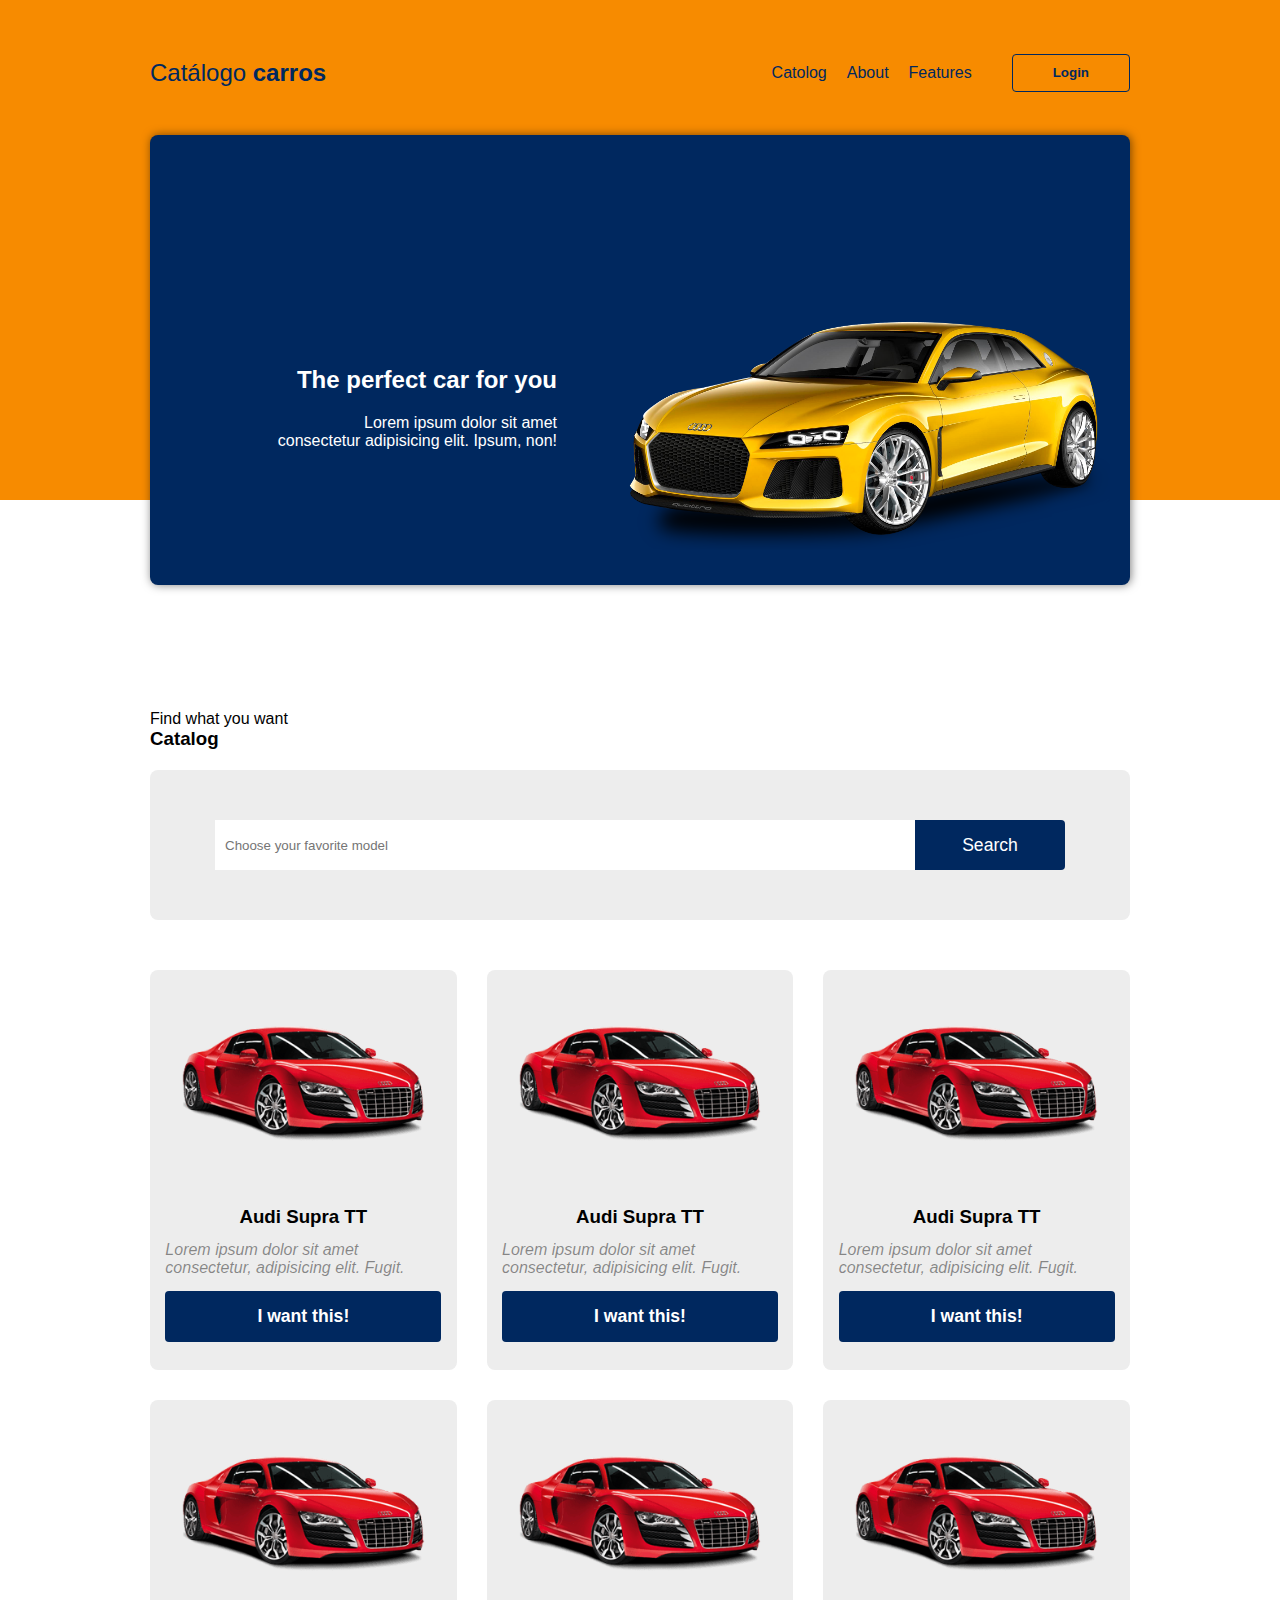
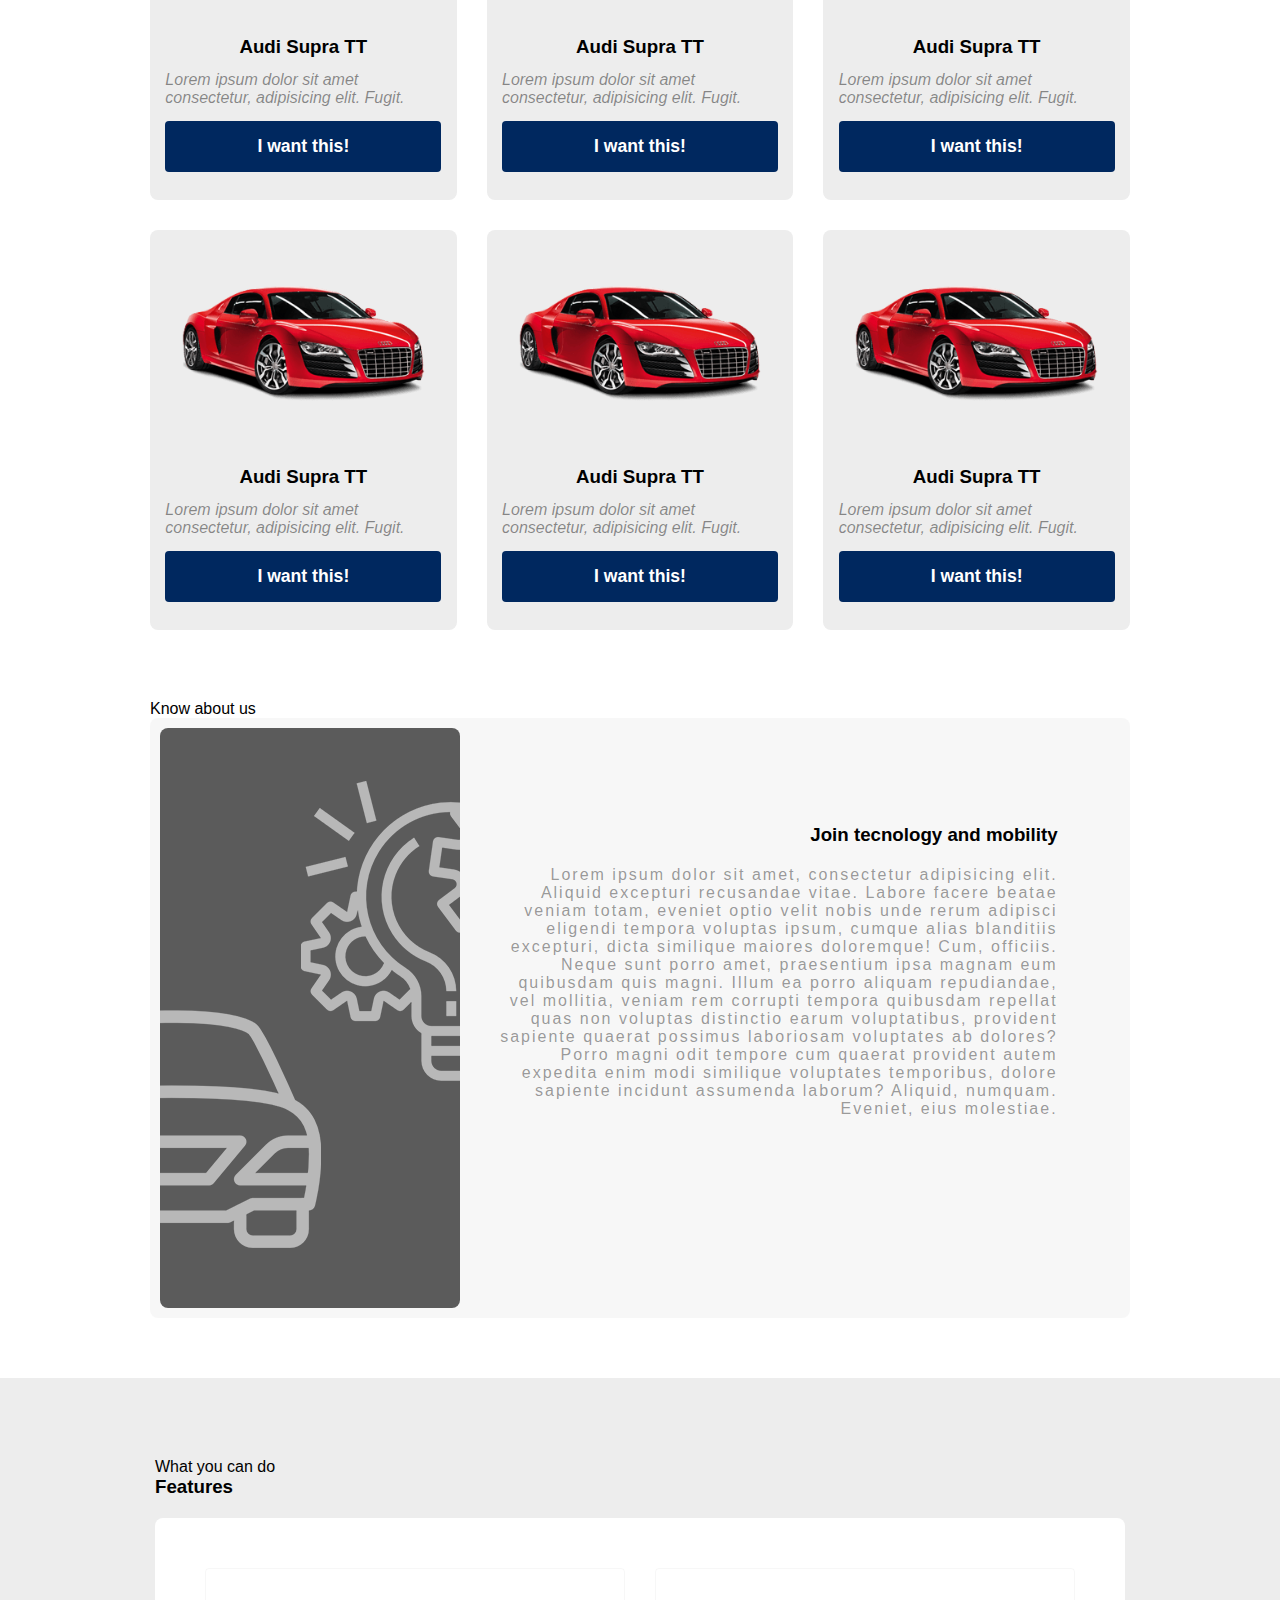
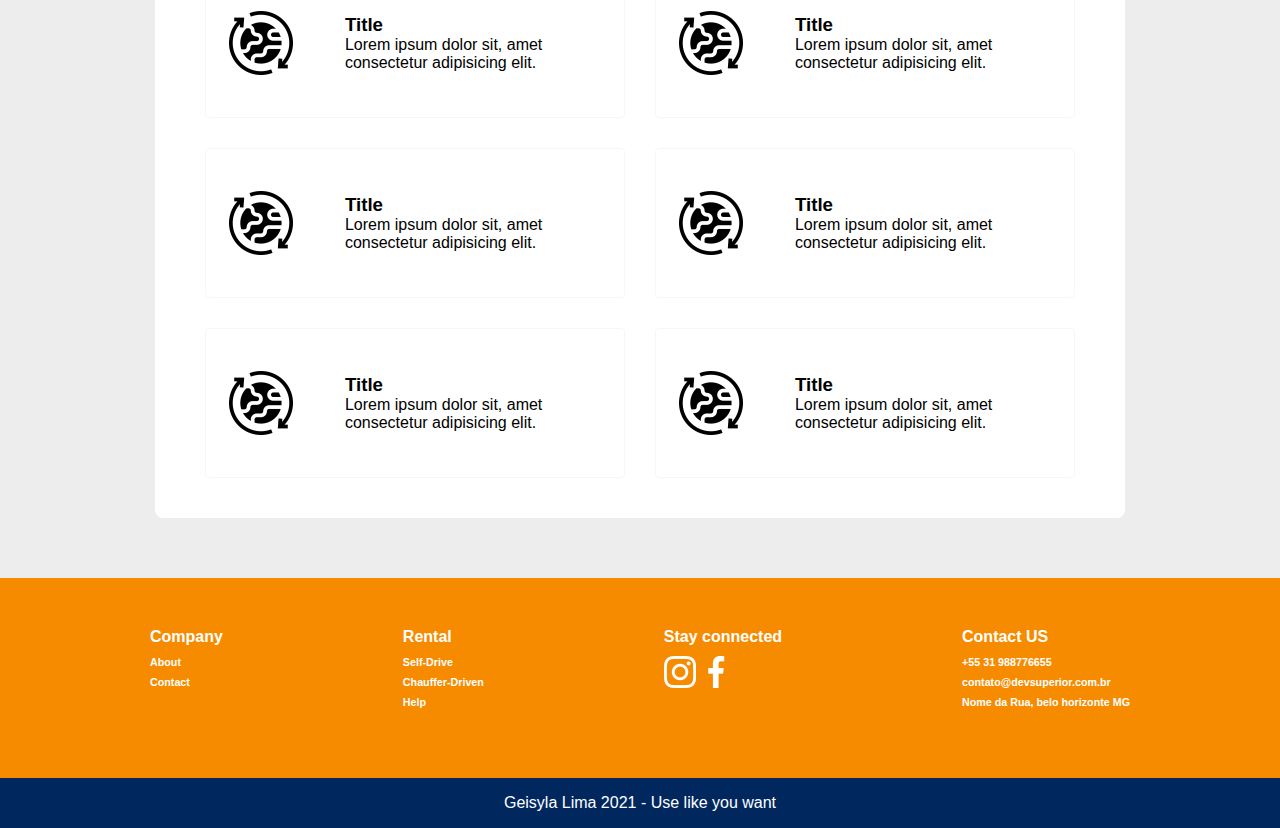
<file: CatalogoDeCarro/index.html>
<!DOCTYPE html>
<html lang="pt-br">
<head>
    <meta charset="UTF-8">
    <meta http-equiv="X-UA-Compatible" content="IE=edge">
    <meta name="viewport" content="width=device-width, initial-scale=1.0">
    <link rel="stylesheet" href="css/style.css">
    <title>Catálogo de Carros</title>
</head>
<body>
    <header>
        <div class="content">
            <nav>
                <p class="brand">Catálogo <strong>carros</strong></p>
                <ul>
                    <li><a href="#catalog">Catolog</a></li>
                    <li><a href="#about">About</a></li>
                    <li><a href="#feature">Features</a></li>
                    <button>Login</button>
                </ul>
            </nav>

            <div class="header-block">
                <div class="text">
                    <h2>The perfect car for you</h2>
                    <p>Lorem ipsum dolor sit amet consectetur adipisicing elit. Ipsum, non!</p>
                </div>

                <img src="imagens/car-header.png" alt="car">
            </div>
        </div>
    </header>

    <main>
        <section class="Catolog" id="catalog">
            <div class="content">
                <div class="title-wrapper-catolog">
                    <p>Find what you want</p>
                    <h3>Catalog</h3>
                </div>
                <div class="filter-card">
                    <input 
                        type="text" 
                        class="search-input" 
                        placeholder="Choose your favorite model"
                    />
                    <button class="search-button">Search</button>
                </div>
                <div class="card-wrapper">
                    <div class="card-item">
                        <img src="imagens/car-card.png" alt="car">
                        <div class="card-content">
                            <h3>Audi Supra TT</h3>
                            <p>Lorem ipsum dolor sit amet consectetur, adipisicing elit. Fugit.</p>
                            <button type="button">I want this! </button>
                        </div>
                    </div>

                    <div class="card-item">
                        <img src="imagens/car-card.png" alt="car">
                        <div class="card-content">
                            <h3>Audi Supra TT</h3>
                            <p>Lorem ipsum dolor sit amet consectetur, adipisicing elit. Fugit.</p>
                            <button type="button">I want this! </button>
                        </div>

                    </div>
                    <div class="card-item">
                        <img src="imagens/car-card.png" alt="car">
                        <div class="card-content">
                            <h3>Audi Supra TT</h3>
                            <p>Lorem ipsum dolor sit amet consectetur, adipisicing elit. Fugit.</p>
                            <button type="button">I want this! </button>
                        </div>

                    </div>
                    <div class="card-item">
                        <img src="imagens/car-card.png" alt="car">
                        <div class="card-content">
                            <h3>Audi Supra TT</h3>
                            <p>Lorem ipsum dolor sit amet consectetur, adipisicing elit. Fugit.</p>
                            <button type="button">I want this! </button>
                        </div>

                    </div>
                    <div class="card-item">
                        <img src="imagens/car-card.png" alt="car">
                        <div class="card-content">
                            <h3>Audi Supra TT</h3>
                            <p>Lorem ipsum dolor sit amet consectetur, adipisicing elit. Fugit.</p>
                            <button type="button">I want this! </button>
                        </div>

                    </div>
                    <div class="card-item">
                        <img src="imagens/car-card.png" alt="car">
                        <div class="card-content">
                            <h3>Audi Supra TT</h3>
                            <p>Lorem ipsum dolor sit amet consectetur, adipisicing elit. Fugit.</p>
                            <button type="button">I want this! </button>
                        </div>

                    </div>
                    <div class="card-item">
                        <img src="imagens/car-card.png" alt="car">
                        <div class="card-content">
                            <h3>Audi Supra TT</h3>
                            <p>Lorem ipsum dolor sit amet consectetur, adipisicing elit. Fugit.</p>
                            <button type="button">I want this! </button>
                        </div>

                    </div>
                    <div class="card-item">
                        <img src="imagens/car-card.png" alt="car">
                        <div class="card-content">
                            <h3>Audi Supra TT</h3>
                            <p>Lorem ipsum dolor sit amet consectetur, adipisicing elit. Fugit.</p>
                            <button type="button">I want this! </button>
                        </div>

                    </div>
                    <div class="card-item">
                        <img src="imagens/car-card.png" alt="car">
                        <div class="card-content">
                            <h3>Audi Supra TT</h3>
                            <p>Lorem ipsum dolor sit amet consectetur, adipisicing elit. Fugit.</p>
                            <button type="button">I want this! </button>
                        </div>

                    </div>
                </div>
            </div>
        </section>
        <section class="about" id="about">
            <div class="content">
                <div class="title-wrapper-about">
                    <p>Know about us</p>
                    <h3></h3>
                </div>
                <div class="about-content">
                    <div class="left">
                        <img src="imagens/sobre.png" alt="sobre">
                    </div>
                    <div class="right">
                        <h3>Join tecnology and mobility</h3>
                        <p>
                            Lorem ipsum dolor sit amet, consectetur adipisicing elit. Aliquid excepturi recusandae vitae. Labore facere beatae veniam totam, eveniet optio velit nobis unde rerum adipisci eligendi tempora voluptas ipsum, cumque alias blanditiis excepturi, dicta similique maiores doloremque! Cum, officiis. Neque sunt porro amet, praesentium ipsa magnam eum quibusdam quis magni. Illum ea porro aliquam repudiandae, vel mollitia, veniam rem corrupti tempora quibusdam repellat quas non voluptas distinctio earum voluptatibus, provident sapiente quaerat possimus laboriosam voluptates ab dolores? Porro magni odit tempore cum quaerat provident autem expedita enim modi similique voluptates temporibus, dolore sapiente incidunt assumenda laborum? Aliquid, numquam. Eveniet, eius molestiae.
                        </p>
                    </div>
                </div>
            </div>
        </section>                
        <section class="features" id="features">
            <div class="content">
              <div class="title-wrapper-features">
                <p>What you can do</p>
                <h3>Features</h3>
              </div>
              <div class="feature-card-block">
                <div class="feature-card-item">
                  <img src="imagens/feature-planet.png" alt="Feature" />
                  <div class="feature-text-content">
                    <h3>Title</h3>
                    <p>Lorem ipsum dolor sit, amet consectetur adipisicing elit.</p>
                  </div>
                </div>
                <div class="feature-card-item">
                  <img src="imagens/feature-planet.png" alt="Feature" />
                  <div class="feature-text-content">
                    <h3>Title</h3>
                    <p>Lorem ipsum dolor sit, amet consectetur adipisicing elit.</p>
                  </div>
                </div>
                <div class="feature-card-item">
                  <img src="imagens/feature-planet.png" alt="Feature" />
                  <div class="feature-text-content">
                    <h3>Title</h3>
                    <p>Lorem ipsum dolor sit, amet consectetur adipisicing elit.</p>
                  </div>
                </div>
                <div class="feature-card-item">
                  <img src="imagens/feature-planet.png" alt="Feature" />
                  <div class="feature-text-content">
                    <h3>Title</h3>
                    <p>Lorem ipsum dolor sit, amet consectetur adipisicing elit.</p>
                  </div>
                </div>
                <div class="feature-card-item">
                  <img src="imagens/feature-planet.png" alt="Feature" />
                  <div class="feature-text-content">
                    <h3>Title</h3>
                    <p>Lorem ipsum dolor sit, amet consectetur adipisicing elit.</p>
                  </div>
                </div>
                <div class="feature-card-item">
                  <img src="imagens/feature-planet.png" alt="Feature" />
                  <div class="feature-text-content">
                    <h3>Title</h3>
                    <p>Lorem ipsum dolor sit, amet consectetur adipisicing elit.</p>
                  </div>
                </div>
              </div>
            </div>
        </section>
    </main>
    <footer>
        <div class="main">
            <div class="content footer-links">
              <div class="footer-company">
                <h4>Company</h4>
                <h6>About</h6>
                <h6>Contact</h6>
              </div>
              <div class="footer-rental">
                <h4>Rental</h4>
                <h6>Self-Drive</h6>
                <h6>Chauffer-Driven</h6>
                <h6>Help</h6>
              </div>
              <div class="footer-social">
                <h4>Stay connected</h4>
                <div class="social-icons">
                  <img src="imagens/instagram.png" alt="Instagram" />
                  <img src="imagens/facebook.png" alt="Facebook" />
                </div>
              </div>
              <div class="footer-contact">
                <h4>Contact US</h4>
                <h6>+55 31 988776655</h6>
                <h6>contato@devsuperior.com.br</h6>
                <h6>Nome da Rua, belo horizonte MG</h6>
              </div>
            </div>
          </div>
          <div class="last">Geisyla Lima 2021 - Use like you want</div>
    </footer>
</body>
</html>
</file>
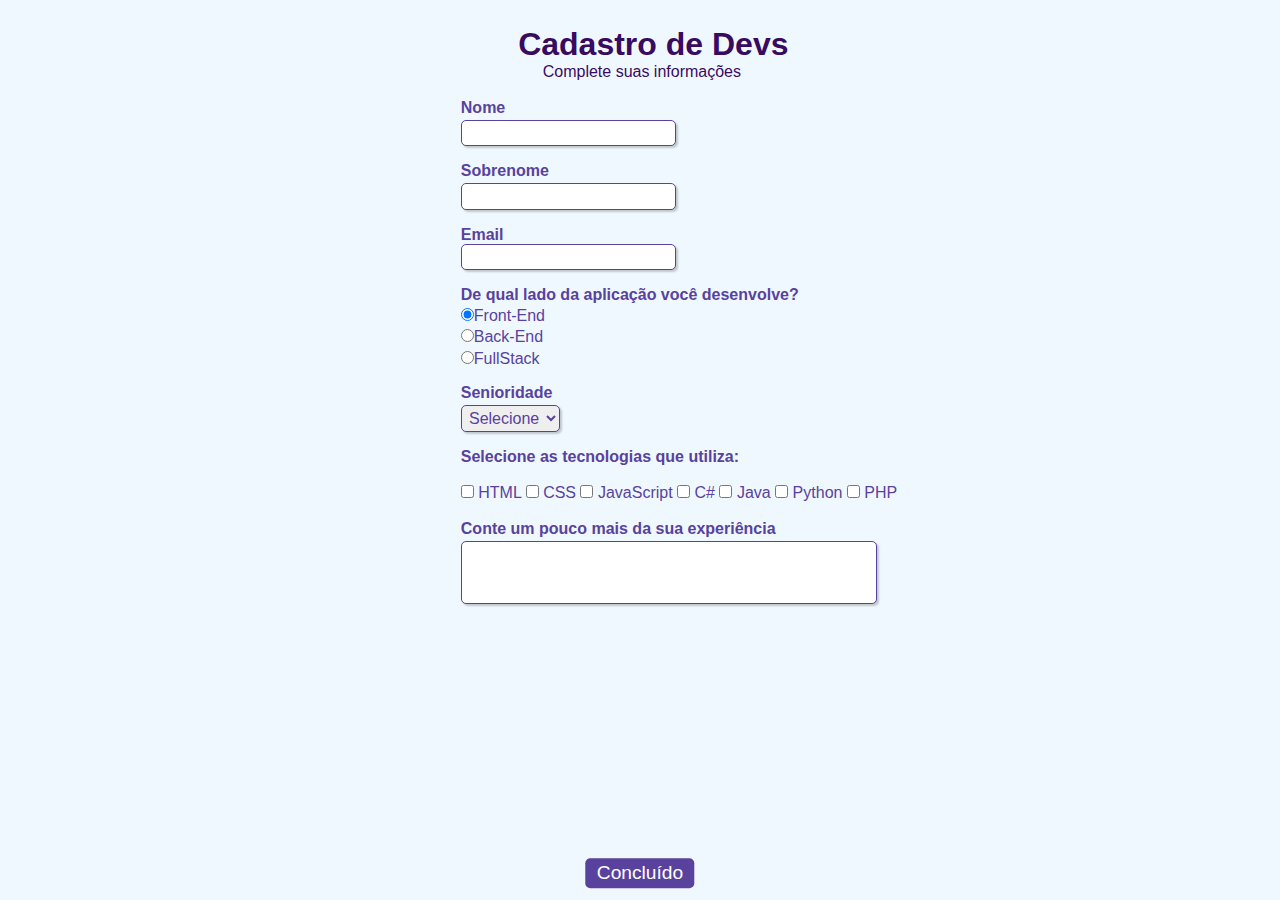
<file: formulário/index.html>
<!DOCTYPE html5>
<html lang="pt-br">
<head>
    <meta charset="UTF-8">
    <meta http-equiv="X-UA-Compatible" content="IE=edge">
    <meta name="viewport" content="width=device-width, initial-scale=1.0">
    <title>Cadastro</title>
    <link rel="stylesheet" href="style.css">
</head>
<body>
    <header>
        <div>
            <h1 id="titulo">Cadastro de Devs</h1>
            <p id="subtitulo">Complete suas informações</p>
            <br>
        </div>
    </header>
    <main>
        <form action="">
            <fieldset class="grupo">
                <div class="campo">
                    <label for="nome" class="teste1"> <strong>Nome</strong></label>
                    <input type="text" class="teste1" id="nome" name="nome" required>
                </div>

                <div class="campo">
                    <label for="Sobrenome"> <strong>Sobrenome</strong></label>
                    <input type="text" id="Sobrenome" name="Sobrenome"  required>
                </div>
            </fieldset>

            <div class="campo">
                <label for="email"> <strong>Email</strong><input type="email" name="email" id="email" required></label>
            </div>

            <div class="campo">
                <label><strong>De qual lado da aplicação você desenvolve?</strong></label>
                <label for="devweb">
                    <input type="radio" name="devweb" value="devweb" checked>Front-End
                </label>

                <label for="#">
                    <input type="radio" name="devweb" value="backend">Back-End
                </label>

                <label for="#">
                    <input type="radio" name="devweb" value="fullstack">FullStack
                </label>
            </div>

            <div  class="campo">
                <label for="senioridade"><strong>Senioridade</strong></label>
                <select name="senioridade" id="senioridade">
                    <option selected disabled value="#">Selecione</option>
                    <option value="#">Júnior</option>
                    <option value="#">Pleno</option>
                    <option value="#">Sênior</option>
                </select>
            </div>

            <fieldset class="grupo">
                <div id="checkbox">
                    <label for="#"><strong>Selecione as tecnologias que utiliza:</strong></label><br><br>
                    <input type="checkbox" id="tecnologia1" name="tecnologia1" value="HTML">
                    <label for="tecnologia1">HTML</label>

                    <input type="checkbox" id="tecnologia2" name="tecnologia2" value="CSS">
                    <label for="tecnologia2">CSS</label>

                    <input type="checkbox" id="tecnologia3" name="tecnologia3" value="JAVASCRIPT">
                    <label for="tecnologia3">JavaScript</label>

                    <input type="checkbox" id="tecnologia4" name="tecnologia4" value="C#">
                    <label for="tecnologia4">C#</label>

                    <input type="checkbox" id="tecnologia5" name="tecnologia5" value="JAVA">
                    <label for="tecnologia5">Java</label>

                    <input type="checkbox" id="tecnologia6" name="tecnologia6" value="PYTHON">
                    <label for="tecnologia6">Python</label>

                    <input type="checkbox" id="tecnologia7" name="tecnologia7" value="PHP">
                    <label for="tecnologia7">PHP</label>
                </div>
            </fieldset>

            <div class="campo">
                <br>
                <label for="#"><strong>Conte um pouco mais da sua experiência</strong></label>
                <textarea id="experiencia" nome="experiencia" rows="3">

                </textarea>
            </div>

            <button type="submit" class="botao">Concluído</button>
        </form>
    </main>
</body>
</html>
</file>
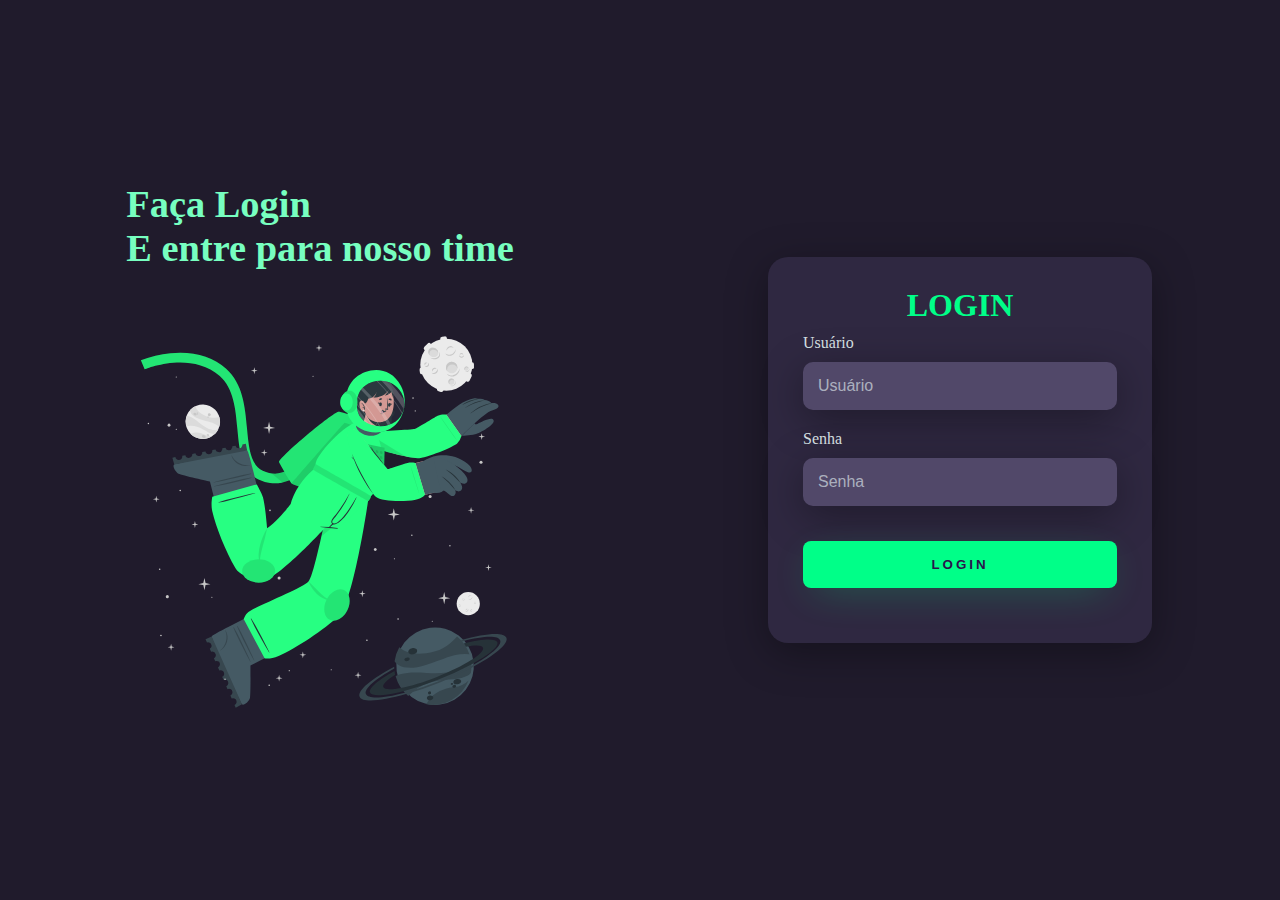
<file: TelaLogin/index.html>
<!DOCTYPE html>
<html lang="pt-br">
<head>
    <meta charset="UTF-8">
    <meta http-equiv="X-UA-Compatible" content="IE=edge">
    <meta name="viewport" content="width=device-width, initial-scale=1.0">
    <title>Login</title>
    <link rel="stylesheet" href="style.css">
</head>
<body>
    <main  class="main-login">
        <div class="left-login">
            <h1>Faça Login<br/>E entre para nosso time</h1>
            <img src="adm.svg" alt="Uma mulher administradora" class="left-imagem">
        </div>
        <div class="right-login">
            <div class="card-login">
                <h1>LOGIN</h1>
                <div class="textfield">
                    <label for="usuario">Usuário</label>
                    <input type="text" name="usuario" id="usuario" placeholder="Usuário">
                </div>
                <div class="textfield">
                    <label for="senha">Senha</label>
                    <input type="password" name="senha" id="senha" placeholder="Senha">
                </div>
            <button class="btn-login">Login</button>
        </div>
    </main>
</body>
</html>
</file>
<file: CatalogoDeCarro/css/style.css>
*{
    margin: 0;
    padding: 0;
    box-sizing: border-box;
    outline: none;
    font-family: 'Roboto',sans-serif;
}

:root{
    --orange: #f78b00;
    --blue:#00285f;
    --gray:#ededed;
}

html, body{
    width: 100%;
    overflow-x: hidden;
}

header{
    width: 100%;
    height: 500px;
    background: var(--orange);
}

.content{
    max-width: 1000px;
    min-width: 300px;
    margin: 0 auto;
    display: flex;
    flex-direction: column;
    padding: 10px;
}
nav{
    width: 100%;
    height: 125px;
    display: flex;
    flex-direction: row;
    align-items: center;
    justify-content: space-between;
}

.brand{
    font-size: 24px;
    color: var(--blue);
    cursor: pointer;
}

nav ul{
    display: flex;
    flex-direction: row;
}

nav ul li{
    list-style: none;
    padding: 10px;
    cursor: pointer;
}

nav ul li a{
    color: var(--blue);
    text-decoration: none;
}

nav ul li a:hover{
    color: #00285f83;
}
nav ul button{
    border: 1px solid var(--blue);
    background: transparent;
    padding: 8px 40px;
    cursor: pointer;
    margin-left: 30px;
    color: var(--blue);
    font-weight: bold;
    border-radius: 4px ;
}

nav ul button:hover{
    transition:background, color 0.6s;
    background: var(--blue);
    color: white;
}

.content .header-block{
    max-width: 1000px;
    min-width: 300px;
    height: 450px;
    background: var(--blue);
    border-radius: 8px;
    box-shadow: 1px 0px 10px 0px rgba(0, 0, 0, 0.5);
    -webkit-box-shadow: 1px 0px 10px 0px rgba(0, 0, 0, 0.5);
    -moz-box-shadow: 1px 0px 10px 0px rgba(0, 0, 0, 0.5);
    position: relative;
    z-index: 10;
    padding: 10px;
}

.header-block img{
    width: 50%;
    position: absolute;
    right: 2%;
    bottom: 2%;
}

.header-block .text{
    position: absolute;
    bottom: 30%;
    left: 15%;

}

.header-block .text h2{
    color: white;
    margin-bottom: 20px;
    text-align: right;
    transform: translate(-20px);
    transition: transform 0.5s;
}

.header-block .text p{
    max-width: 280px;
    color: white;
    text-align: right;
    transform: translate(-20px);
    transition: transform 0.4s;
}


/*Catalog*/
section .catolog{
    width: 100vh;
    padding: 100px;
}

section .filter-card{
    width: 980px;
    height: 150px;
    background-color: var(--gray);
    border-radius: 8px;
    margin: 0 auto;
    display: flex;
    flex-direction: row;
    align-items: center;
    justify-content: center;
}

.search-input{
    width: 700px;
    height: 50px;
    border: none;
    border: 4px 0px 0px 4px;
    text-indent: 10px;
}

.search-button{
    width: 150px;
    height: 50px;
    border-radius: 0px 4px 4px 0px;
    border: none;
    background: var(--blue);
    color: white;
    cursor: pointer;
    font-size: 1.1em;
    transition: 0.3s ease;
}

.search-button:hover{
    background: #dedede;
    color: var(--blue);
}

.title-wrapper-catolog{
    margin-top: 200px;
    padding-bottom: 20px;
}

section .card-wrapper{
    max-width: 1000px;
    height: 100%;
    display: grid;
    grid-template-columns: repeat(auto-fill,minmax(270px,1fr));
    grid-gap:30px;
    padding-top: 50px;
}

section .card-item{
    height: 400px;
    background: var(--gray);
    border-radius: 8px;
    display: flex;
    flex-direction: column;
    align-items: center;
    justify-content: space-around;
}

.card-content{
    height: 40%;
    display: flex;
    flex-direction: column;
    align-items: center;
    justify-content: space-around;
}

.card-item img{
    width: 85%;
}

.card-item h4{
    width: 90%;
}

.card-item p{
    width: 90%;
    font-style: italic;
    color: #00000070;
}

.card-item button{
    width: 90%;
    padding: 15px 0px;
    border: none; 
    background: var(--blue);
    border-radius: 4px;
    color: white;
    font-weight: bold;
    font-size: 1.1em;  
    cursor: pointer;
    transition: 0.2s ease;
    margin-bottom: 10px; 
}

.card-item button:hover{
    background: #dedede;
    color: var(--blue);
}


/*about*/
.about{
    width: 100%;
    height: 100%;
    display: flex;
    align-items: center;
    justify-content: center;
    padding: 50px 10px;
}

.about-content{
    max-width: 1000px;
    min-width: 300px;
    height: 600px;
    background: #dedede3b;
    margin: 0 auto;
    border-radius: 8px;
    z-index: 10;
    padding: 10px;
    display: flex;
    flex-direction: row;
    align-items: center;
    justify-content: space-between;
}

.left{
    width: 25%;
    min-width: 300px;
    height: 100%;
    background: #000000a1;
    border-radius: 8px;
}
.right{
    width: 65%;
    height: 100%;
    display: flex;
    flex-direction: column;
    align-items: flex-start;
    justify-content: flex-start;
    padding-top: 10%;
}

.right h3{
    text-align: right;
    width: 90%;
    margin-bottom:20px;
}

.right p{
    max-width: 90%;
    font-size: 1em;
    letter-spacing: 2px;
    text-align: right;
    color: rgba(0, 0, 0, 0.4);
}

/*Features*/
.features {
    width: 100%;
    height: 100%;
    background: var(--gray);
    display: flex;
    align-items: center;
    justify-content: center;
    padding: 50px 0px;
}
  
.title-wrapper-features {
    padding: 20px 0px;
  }
  
.feature-card-block {
    max-width: 1000px;
    min-width: 300px;
    height: 600px;
    background: white;
    margin: 0 auto;
    border-radius: 8px;
    z-index: 10;
    padding: 50px;
    display: grid;
    grid-template-columns: repeat(auto-fill, minmax(420px, 1fr));
    grid-gap: 30px;
}

.feature-card-item{
    max-width: 420px;
    height: 150px;
    display: flex;
    flex-direction: row;
    align-items: center;
    justify-content: space-around;
    border: 1px solid #dedede3b;
    border-radius: 4px;
}

.feature-text-content{
    max-width: 60%;
    margin: 5px;

}
.feature-card-item img{
    width: 64px;
    height: 64px;

}

/*footer*/

footer{
    width: 100%;
    height: 250px;
}

footer .main{
    width: 100%;
    height: 200px;
    background:var(--orange);
    padding:20px 10px;
}

.footer-links{
    max-width: 1000px;
    min-width: 300px;
    display: flex;
    flex-direction: row;
    justify-content: space-between;
    margin-top: 20px;

}


.footer-company, .footer-rental,.footer-contact, .footer-social{
    color: white;
    height: 100%;
    min-height: 100px;
}

.footer-links h4{
    margin-bottom:10px;
}

.footer-links h6{
    margin-bottom: 8px;
}

.main .footer-social img{
    width: 32px;
    height: 32px;
}

footer .last{
    width: 100%;
    height: 50px;
    background: var(--blue);
    color: white;
    display: flex;
    align-items: center;
    justify-content: center;
}

@media (max-width: 576px) {
    nav ul li {
      display: none;
    }
  
    .header-block img {
      width: 70%;
      position: absolute;
      right: 16%;
      top: 30%;
    }
  
    .header-block .text {
      position: absolute;
      bottom: 10%;
      left: 15;
    }
  
    section .filter-card {
      width: 390px;
      padding: 0px 10px;
    }
  
    .search-input {
      max-width: 700px;
      min-width: 240px;
    }
  
    .search-button {
      max-width: 150px;
      min-width: 80px;
    }
  
    .about {
      margin-top: 100px;
    }
  
    .title-wrapper-about {
      margin-bottom: 20px;
    }
    .about-content {
      flex-direction: column;
      height: 100%;
    }
    .left {
      display: none;
    }
    .right {
      width: 90%;
    }
  
    .right p {
      width: 100%;
      margin: 0px;
      text-align: left;
    }
  
    .features {
      height: 100%;
    }
  
    .feature-card-block {
      height: 100%;
      display: flex;
      flex-direction: column;
    }
  
    footer {
      height: 100%;
    }
  
    footer .main {
      height: 100%;
    }
  
    .footer-links {
      flex-direction: column;
      padding-left: 10%;
    }
}
</file>
<file: formulário/style.css>
textarea{
    width: 26em;
    outline: 0;
    resize: none;
}

*{
    padding: 0;
    margin: 0;
}
#titulo{
    font-family: sans-serif;
    color: #380B61;
    margin-left: 7%;
}
#subtitulo{
    font-family: sans-serif;
    color: #380B61;
    margin-left: 10%;
}

fieldset{
    border: 0;
}
body{
    background-color: #F0F8FF;
    font-family: sans-serif;
    font-size: 1em;
    color:#59429d;
    margin-left: 36%;
    margin-top: 2%;
    justify-content: center;
}
input,select,textarea,button{
    font-family: sans-serif;
    font-size: 1em;
    color: #59429d;
    border-radius:5px;
}
.campo{
    margin-bottom: 1em;
}

.campo label{
    margin-bottom: 0.2em;
    color: #59429d;
    display: block;
}

fieldset .grupo .campo{
    float: left;
    margin-left: 1em;
}

.campo input[type="text"], .campo input[type="email"], .campo select, .campo textarea {
    padding: 0.2em;
    border: 1px solid #59429d;
    box-shadow: 2px 2px 2px  rgba(0, 0, 0, 00.2);
    display: block;
}

.campo select option{
    padding-right: 1em;
}

.campo input:focus, .campo select:focus, .campo textarea:focus{
    background: #E0E0F8;
}

.botao{
    font-size: 1.2em;
    background: #59429d;
    border: 0;
    margin-bottom: 1em;
    color: #ffff;
    padding: 0.2em 0.6em;
    box-shadow: 2px 2px 2px rgba(0, 0, 0, 0,0.2);
    text-shadow: 1px 1px 1px rgba(0, 0, 0, 0,0.2);
    position: absolute;
    top:97%;
    left: 50%;
    margin-right: -50%;
    transform: translate(-50%, -50%);
}

.botao:hover{
    background-color: #CCBBff;
    box-shadow: inset 2px 2px 2px rgba(0, 0, 0, 0,0.2);
    text-shadow: none;
}
.botao, select{
    cursor: pointer;
}
#checkbox{
    display: inline-block
}
</file>
<file: TelaLogin/style.css>
body{
    margin: 0;
}

body *{
    box-sizing: border-box;
}

.main-login{
    width: 100%;
    height: 100%;
    background: #201b2c;
    display: flex;
    justify-content: center;
    align-items: center;
}

.left-login{
    width: 50vw;
    height: 100vh;
    display: flex;
    justify-content: center;
    align-items: center;
    flex-direction: column;
}

.left-login > h1{
    font-size: 3vw;
    color:#77ffc0;
}

.left-imagem{
    width: 35vw;
}

.right-login{
    width: 50vw;
    height: 100vh;
    display: flex;
    justify-content: center;
    align-items: center;
}

.card-login{
    width: 60%;
    display: flex;
    justify-content: center;
    align-items: center;
    flex-direction: column;
    padding: 30px 35px;
    background: #2f2841;
    border-radius: 20px;
    box-shadow: 0px 10px 40px #00000056;
}

.card-login > h1{
    color:#00ff88;
    font-weight: 800;
    margin: 0;
}

.textfield {
    width: 100%;
    display: flex;
    flex-direction: column;
    align-items: flex-start;
    justify-content: center;
    margin: 10px 0;
}

.textfield > input{
    width: 100%;
    border: none;
    border-radius: 10px;
    padding: 15px;
    background: #514869;
    color: #f0ffffde;
    font-size: 12pt;
    box-shadow: 0px 10px 40px #00000056;
    outline: none;
    box-sizing: border-box;
}

.textfield > label{
    color:#f0ffffde;
    margin-bottom: 10px;
}

.textfield > input::placeholder{
    color: #f0ffff94;
}

.btn-login{
    width: 100%;
    padding: 16px 0px;
    margin: 25px;
    border:none;
    border-radius: 8px;
    outline: none;
    text-transform: uppercase;
    font-weight: 800;
    letter-spacing: 3px;
    color: #2b134b;
    background: #00ff88;
    cursor: pointer;
    box-shadow: 0px 10px 40px -12px #00ff8052;
}

@media only screen and (max-width:950px){
    .card-login{
        width: 85%;
    }
}


@media only screen and (max-width:600px){
    .main-login{
        flex-direction: column;
    }
    .left-login > h1{
        display: none;
    }
    .left-login{
        width: 100%;
        height: auto;
    }
    .right-login{
        width: 100%;
        height: auto;
    }
    .left-imagem{
        width: 50vh;
    }
    .card-login{
        width: 90%;
    }
}
</file>
